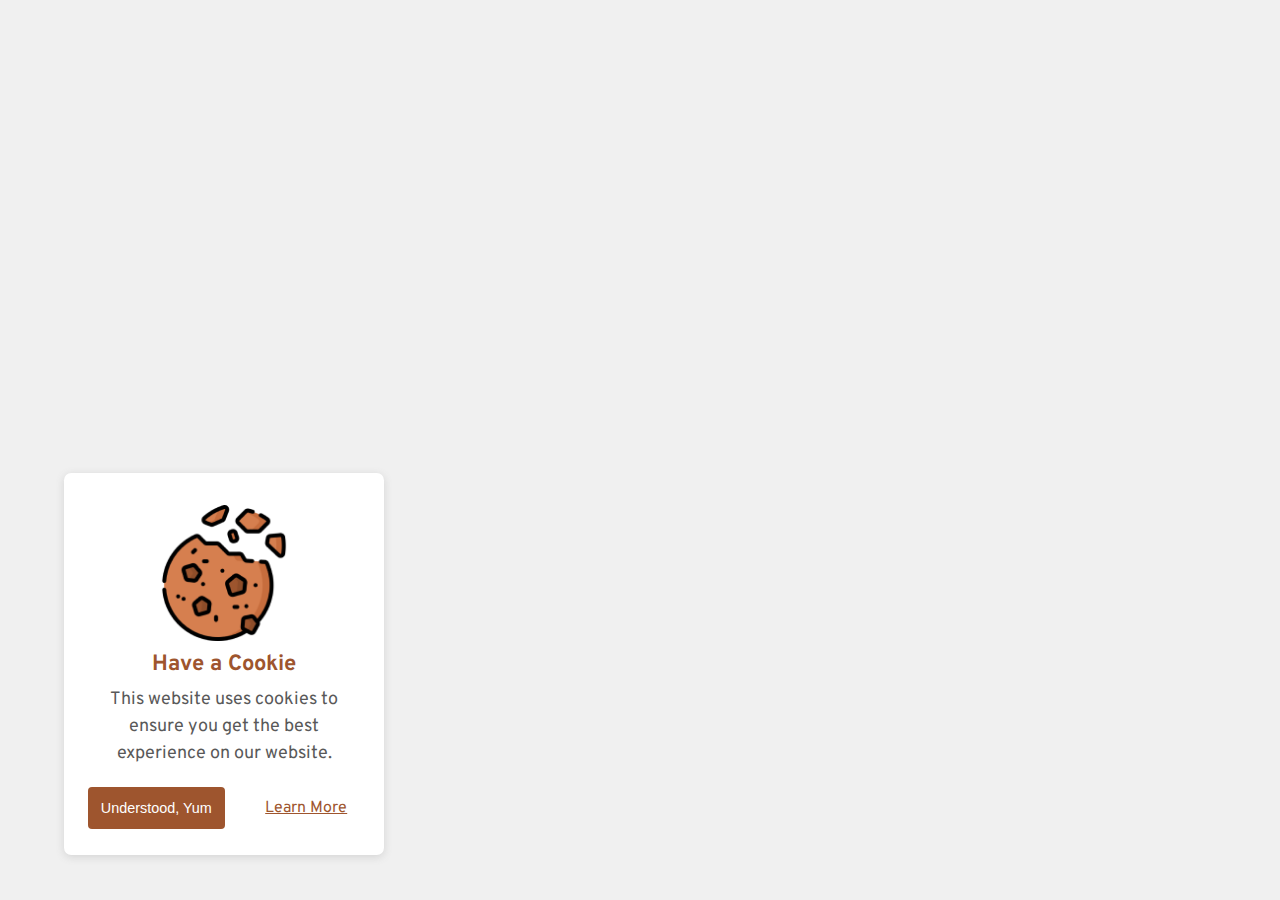
<file: flask-server/temp/Vanilla-JavaScript-Projects-main/Accept Cookie 🍪/index.html>
<!DOCTYPE html>
<html lang="en">
  <head>
    <meta charset="UTF-8" />
    <meta http-equiv="X-UA-Compatible" content="IE=edge" />
    <meta name="viewport" content="width=device-width, initial-scale=1.0" />
    <link rel="shortcut icon" href="./asset/cookie.png" type="image/x-icon" />
    <title>Accept Cookie 🍪</title>
    <link rel="preconnect" href="https://fonts.gstatic.com" />
    <link
      href="https://fonts.googleapis.com/css2?family=Overpass:wght@300;400;700&display=swap"
      rel="stylesheet"
    />
    <link rel="stylesheet" href="./style.css" />
    <script defer src="./script.js"></script>
  </head>
  <body>
    <section>
      <div class="cookieContainer" id="cookieContainer">
        <img src="./asset/cookie.png" alt="cookie_image" />
        <h1>Have a Cookie</h1>
        <p>
          This website uses cookies to ensure you get the best experience on our
          website.
        </p>
        <div class="cta-btn">
          <button id="acceptBtn">Understood, Yum</button>
          <a
            href="https://developer.mozilla.org/en-US/docs/Web/HTTP/Cookies"
            target="_blank"
            >Learn More</a
          >
        </div>
      </div>
    </section>
  </body>
</html>
</file>
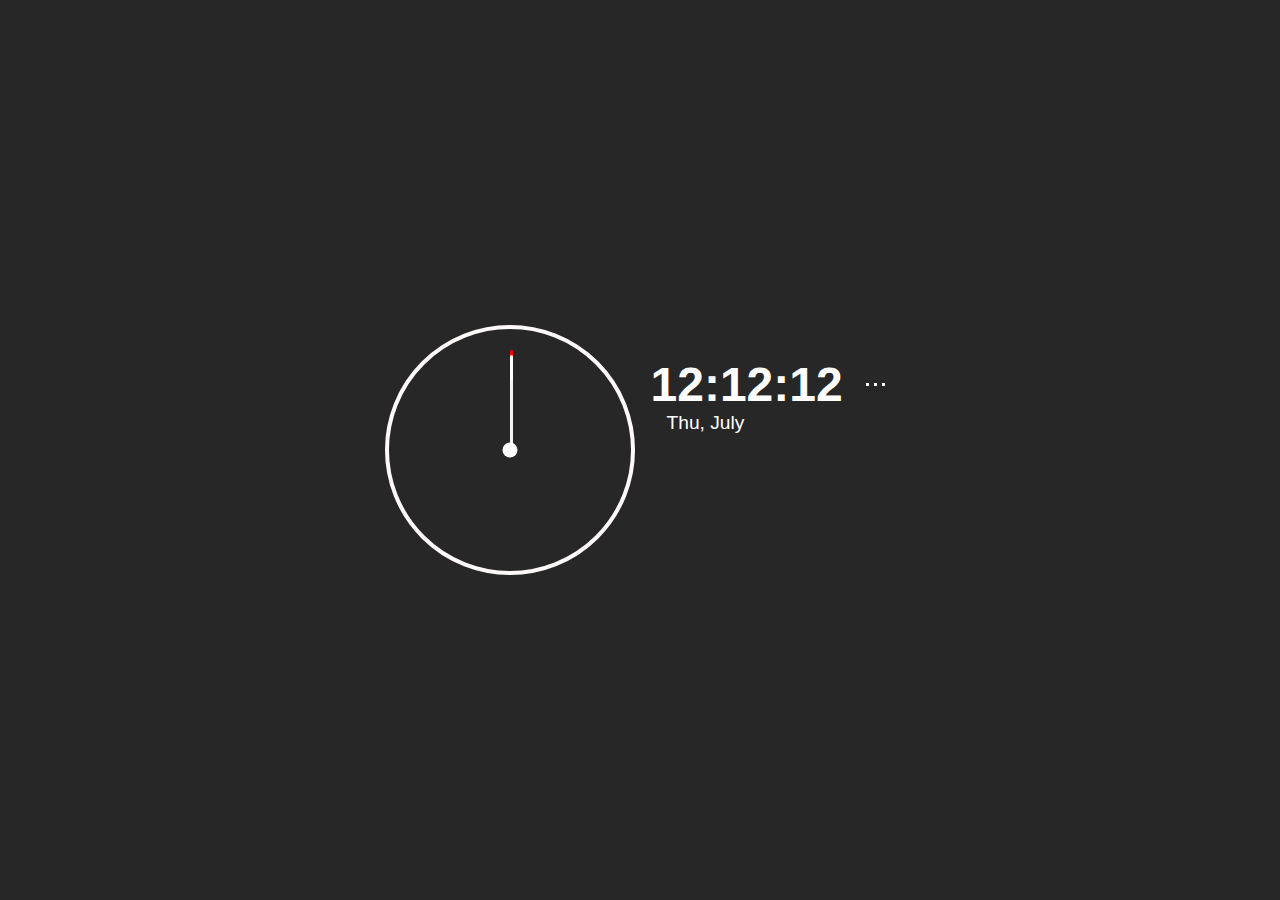
<file: flask-server/temp/Vanilla-JavaScript-Projects-main/Analog Clock/index.html>
<!DOCTYPE html>
<html lang="en">
  <head>
    <meta charset="UTF-8" />
    <meta http-equiv="X-UA-Compatible" content="IE=edge" />
    <meta name="viewport" content="width=device-width, initial-scale=1.0" />
    <title>Analog Clock</title>
    <link rel="stylesheet" href="style.css" />
    <script src="./script.js" defer></script>
  </head>
  <body>
    <section>
      <div class="analogCont">
        <div class="clock">
          <div class="hand second" id="second"></div>
          <div class="hand minute" id="minute"></div>
          <div class="hand hour" id="hour"></div>
        </div>
      </div>
      <div class="digitalCont">
        <div class="topCont">
          <div class="timeCont"><p class="time" id="time">12:12:12</p></div>
          <div class="icon">
            <div class="menu">
              <div class="dot"></div>
            </div>
          </div>
         
        </div>
        <div class="bottomCont">
          <p id="date">Wed,March</p>
        </div>
      </div>
    </section>
  </body>
</html>
</file>
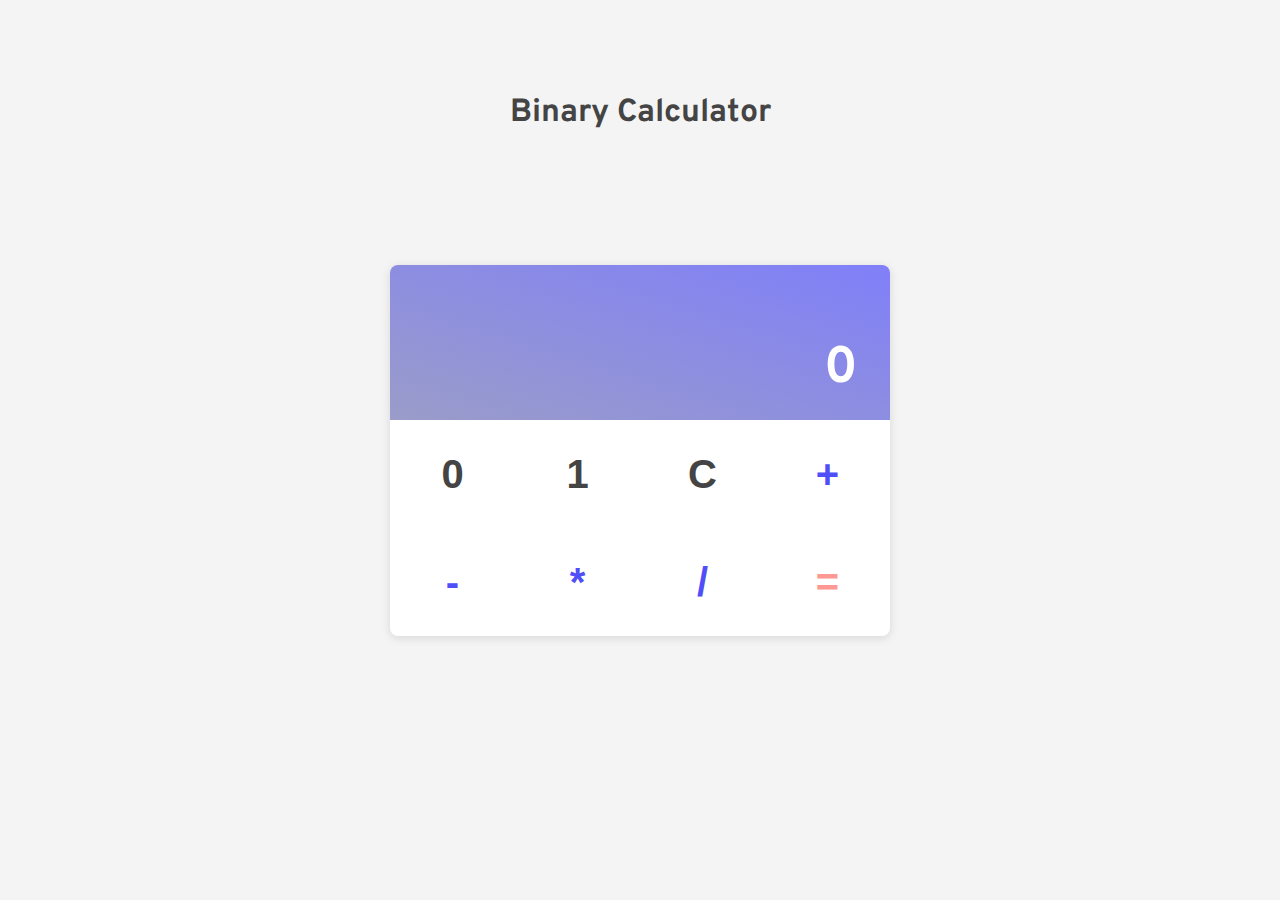
<file: flask-server/temp/Vanilla-JavaScript-Projects-main/Binary Calculator/index.html>
<!DOCTYPE html>
<html lang="en">
  <head>
    <meta charset="UTF-8" />
    <meta http-equiv="X-UA-Compatible" content="IE=edge" />
    <meta name="viewport" content="width=device-width, initial-scale=1.0" />
    <title>Binary Calculator</title>
    <link rel="preconnect" href="https://fonts.gstatic.com" />
    <link
      href="https://fonts.googleapis.com/css2?family=Overpass:wght@600&display=swap"
      rel="stylesheet"
    />
    <link rel="stylesheet" href="./style.css" />

    <script defer src="./script.js"></script>
  </head>
  <body>
    <header>
      <h1>Binary Calculator</h1>
    </header>
    <div class="calculator__container" id="calculator">
      <div class="display">
        <p class="history"></p>
        <h2 class="current">0</h2>
        <span class="shortSpan"> </span>
      </div>
      <div class="btns">
        <button class="btn operand" id="btn0">0</button>
        <button class="btn operand" id="btn1">1</button>
        <button class="btn clear" id="clear">C</button>
        <button class="btn operator" id="btnSum">+</button>
        <button class="btn operator" id="btnSub">-</button>
        <button class="btn operator" id="btnMul">*</button>
        <button class="btn operator" id="btnDiv">/</button>
        <button class="btn equal" id="equalTo">=</button>
      </div>
    </div>
  </body>
</html>
</file>
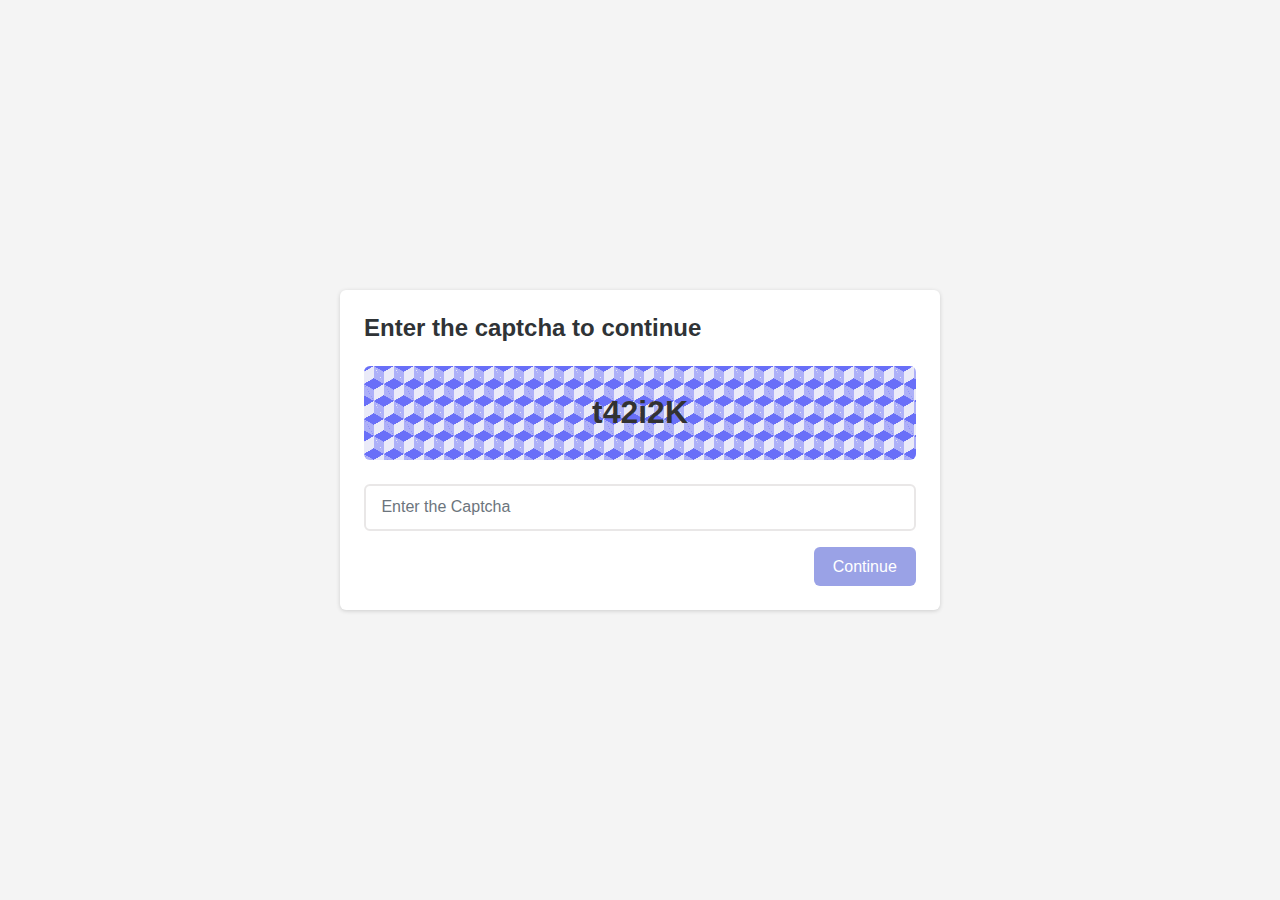
<file: flask-server/temp/Vanilla-JavaScript-Projects-main/Captcha/index.html>
<!DOCTYPE html>
<html lang="en">
  <head>
    <meta charset="UTF-8" />
    <meta http-equiv="X-UA-Compatible" content="IE=edge" />
    <meta name="viewport" content="width=device-width, initial-scale=1.0" />
    <title>Captcha</title>
    <link rel="stylesheet" href="css/style.css" />
    <script defer src="./script.js"></script>
  </head>
  <body>
    <div class="container">
      <div class="card">
        <div class="card-head">
          <h2>Enter the captcha to continue</h2>
        </div>
        <div class="card-body">
          <div class="captcha-box">
            <div class="captcha-text" id="captchaText">SomeRandomText</div>
          </div>
          <div class="form-group">
            <input
              type="text"
              class="form-control"
              placeholder="Enter the captcha"
              id="captchaInput"
              maxlength="6"
            />
            <label>Enter the Captcha</label>
          </div>
        </div>
        <div class="card-foot">
          <button disabled id="captchaBtn" class="btn btn-primary">
            Continue
          </button>
        </div>
      </div>
    </div>
  </body>
</html>
</file>
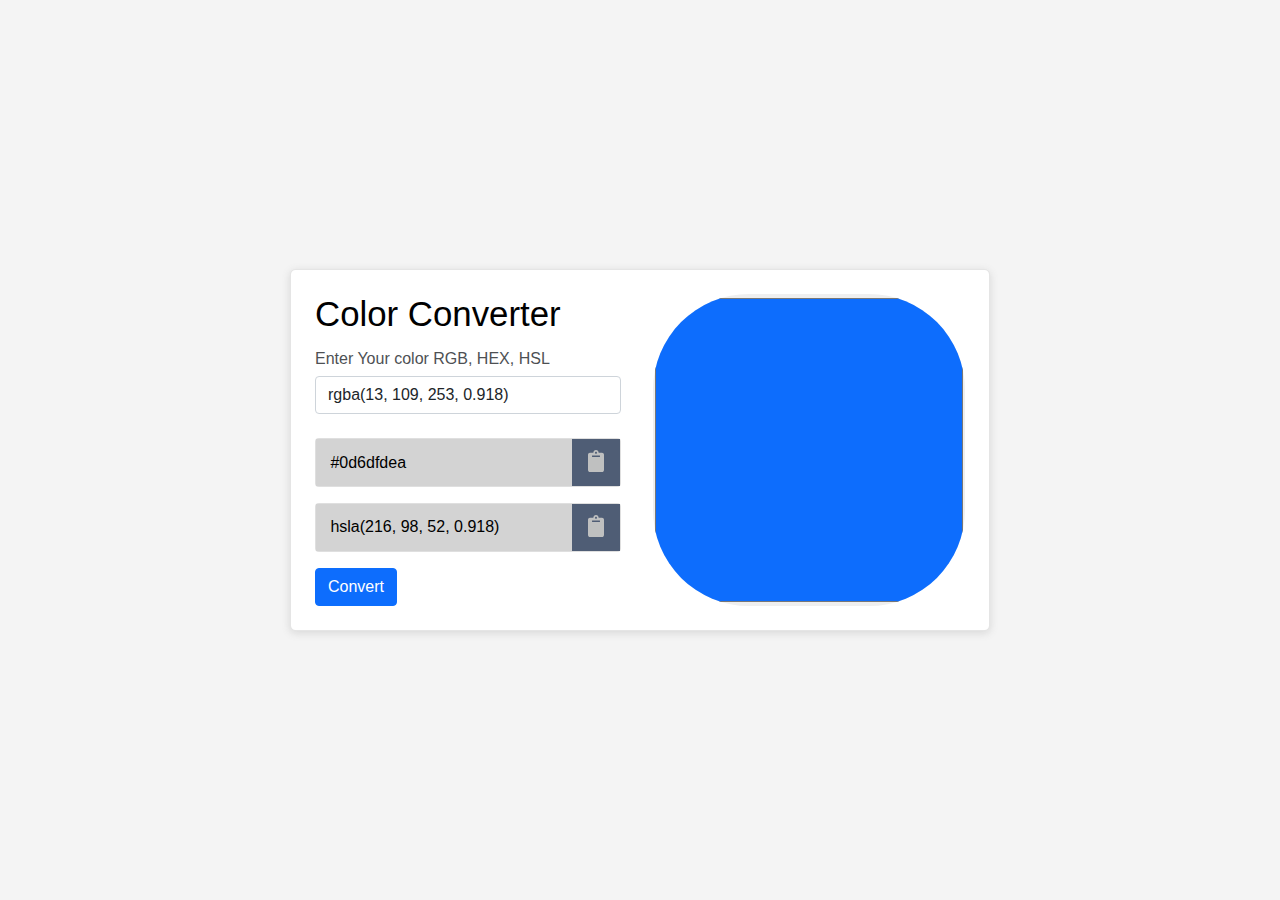
<file: flask-server/temp/Vanilla-JavaScript-Projects-main/Color Converter/index.html>
<!DOCTYPE html>
<html lang="en">
  <head>
    <meta charset="UTF-8" />
    <meta http-equiv="X-UA-Compatible" content="IE=edge" />
    <meta name="viewport" content="width=device-width, initial-scale=1.0" />
    <title>Color Converter</title>
    <link rel="stylesheet" href="./style.css" />
    <script defer src="./script.js"></script>
  </head>
  <body>
    <div class="container" id="container">
      <div class="col1">
        <header>
          <h1>Color Converter</h1>
        </header>
        <div class="form-group">
          <div class="form-control">
            <label for="colorName">Enter Your color RGB, HEX, HSL</label>
            <input
              value="rgba(13, 109, 253, 0.918)"
              type="text"
              class="userColorInput"
              id="userColorInput"
            />
          </div>

          <div class="card card1">
            <div class="card-body">
              <span>#0d6dfdea</span>
              <button data-tooltip="Copy">
                <img
                  src="./asset/clipboard-solid.svg"
                  alt="Click to copy color code"
                />
              </button>
            </div>
          </div>
          <div class="card card2">
            <div class="card-body">
              <span>hsla(216, 98, 52, 0.918)</span>
              <button data-tooltip="Copy">
                <img
                  src="./asset/clipboard-solid.svg"
                  alt="Click to copy color code"
                />
              </button>
            </div>
          </div>
        </div>

        <div class="cta-btn">
          <button>Convert</button>
        </div>
      </div>
      <div class="col2">
        <input type="color" id="colorInput" class="colorBackground" />
      </div>
    </div>
  </body>
</html>
</file>
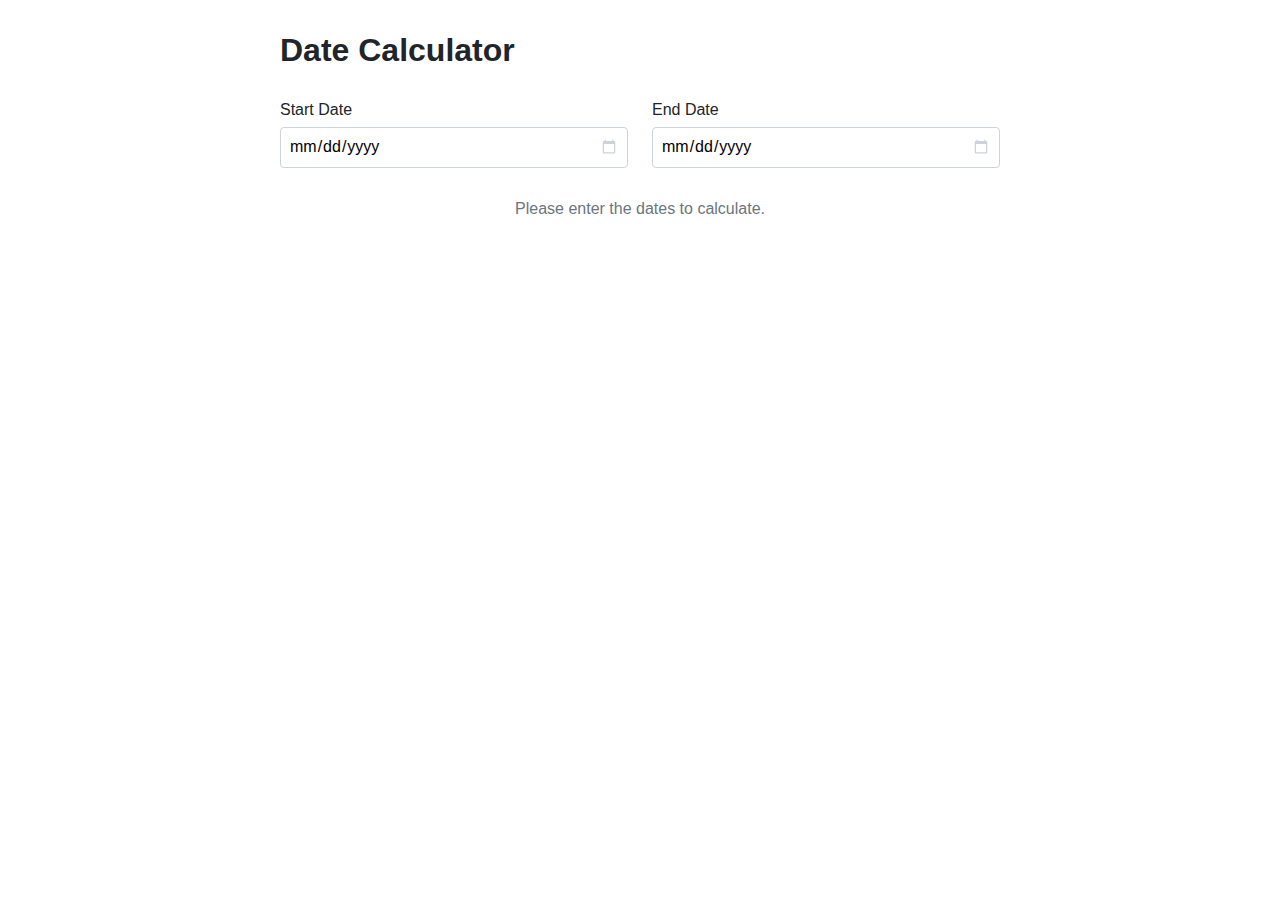
<file: flask-server/temp/Vanilla-JavaScript-Projects-main/Date Calculator/index.html>
<!DOCTYPE html>
<html lang="en">
  <head>
    <meta charset="UTF-8" />
    <meta http-equiv="X-UA-Compatible" content="IE=edge" />
    <meta name="viewport" content="width=device-width, initial-scale=1.0" />
    <title>Date Calculator</title>
    <link rel="stylesheet" href="./src/style.css" />
    <script defer src="./src/script.js"></script>
  </head>

  <body>
    <div class="container">
      <header>
        <h1>Date Calculator</h1>
      </header>
      <main>
        <div id="errorContainer"></div>
        <div class="input-wrap">
          <div class="form-group">
            <label for="startDate" class="form-label">Start Date</label>
            <input type="date" class="form-control" id="startDate" />
          </div>
          <div class="form-group">
            <label for="endDate" class="form-label">End Date</label>
            <input type="date" class="form-control" id="endDate" />
          </div>
        </div>
        <div id="resultContainer">
          <p class="text-center text-muted">
            Please enter the dates to calculate.
          </p>
        </div>
      </main>
    </div>
  </body>
</html>
</file>
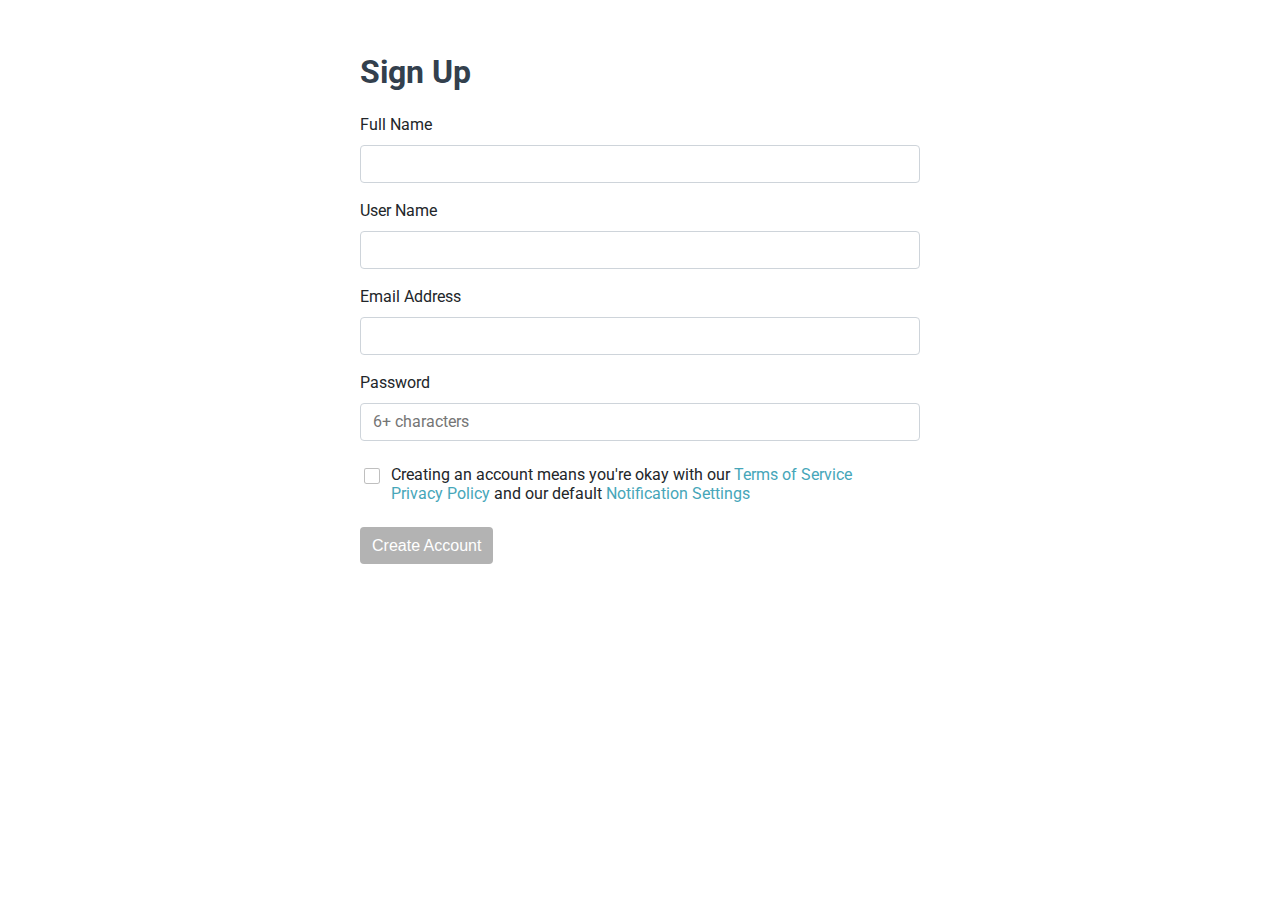
<file: flask-server/temp/Vanilla-JavaScript-Projects-main/Form Validation/index.html>
<!DOCTYPE html>
<html lang="en">
  <head>
    <meta charset="UTF-8" />
    <meta http-equiv="X-UA-Compatible" content="IE=edge" />
    <meta name="viewport" content="width=device-width, initial-scale=1.0" />
    <link rel="preconnect" href="https://fonts.googleapis.com" />
    <link rel="preconnect" href="https://fonts.gstatic.com" crossorigin />
    <link
      href="https://fonts.googleapis.com/css2?family=Roboto:wght@400;700&display=swap"
      rel="stylesheet"
    />
    <link rel="stylesheet" href="./dist/css/style.css" />
    <title>Form Validation</title>
    <script defer src="./dist/script/script.js"></script>
  </head>
  <body>
    <form class="form" id="form" novalidate>
      <h1>Sign Up</h1>

      <div class="form-group-wrapper">
        <!-- Full name -->
        <div class="form-group">
          <label for="fullName">Full Name</label>
          <input
            class="form-control"
            type="text"
            id="fullName"
            required
            minlength="3"
            name="fullName"
          />

          <div class="invalid-feedback">Fullname is required</div>
        </div>
        <!-- Username -->
        <div class="form-group">
          <label for="userName">User Name</label>
          <input
            class="form-control"
            type="text"
            id="userName"
            name="username"
            minlength="3"
            required
          />
          <div class="invalid-feedback">Username is required</div>
        </div>
      </div>

      <!-- Email -->
      <div class="form-group">
        <label for="email">Email Address</label>
        <input
          class="form-control"
          type="email"
          required
          id="email"
          name="email"
        />
        <div class="invalid-feedback">Email is required</div>
      </div>

      <div class="form-group">
        <label for="password">Password</label>
        <input
          class="form-control"
          type="password"
          id="password"
          placeholder="6+ characters"
          name="password"
          minlength="6"
          required
        />
        <div class="invalid-feedback">Password is required</div>
      </div>

      <div class="form-check-group">
        <input
          class="form-control"
          type="checkbox"
          id="termsCheckbox"
          name="isTermsAccpected"
          required
        />
        <p class="terms">
          Creating an account means you're okay with our
          <a href="#">Terms of Service Privacy Policy</a> and our default
          <a href="#">Notification Settings</a>
        </p>
        <div class="invalid-feedback">
          You must agree to the <strong>Terms of Service Policy</strong>
        </div>
      </div>
      <div class="cta-btn">
        <button class="btn btn-accent" id="submitBtn">Create Account</button>
      </div>
    </form>
  </body>
</html>
</file>
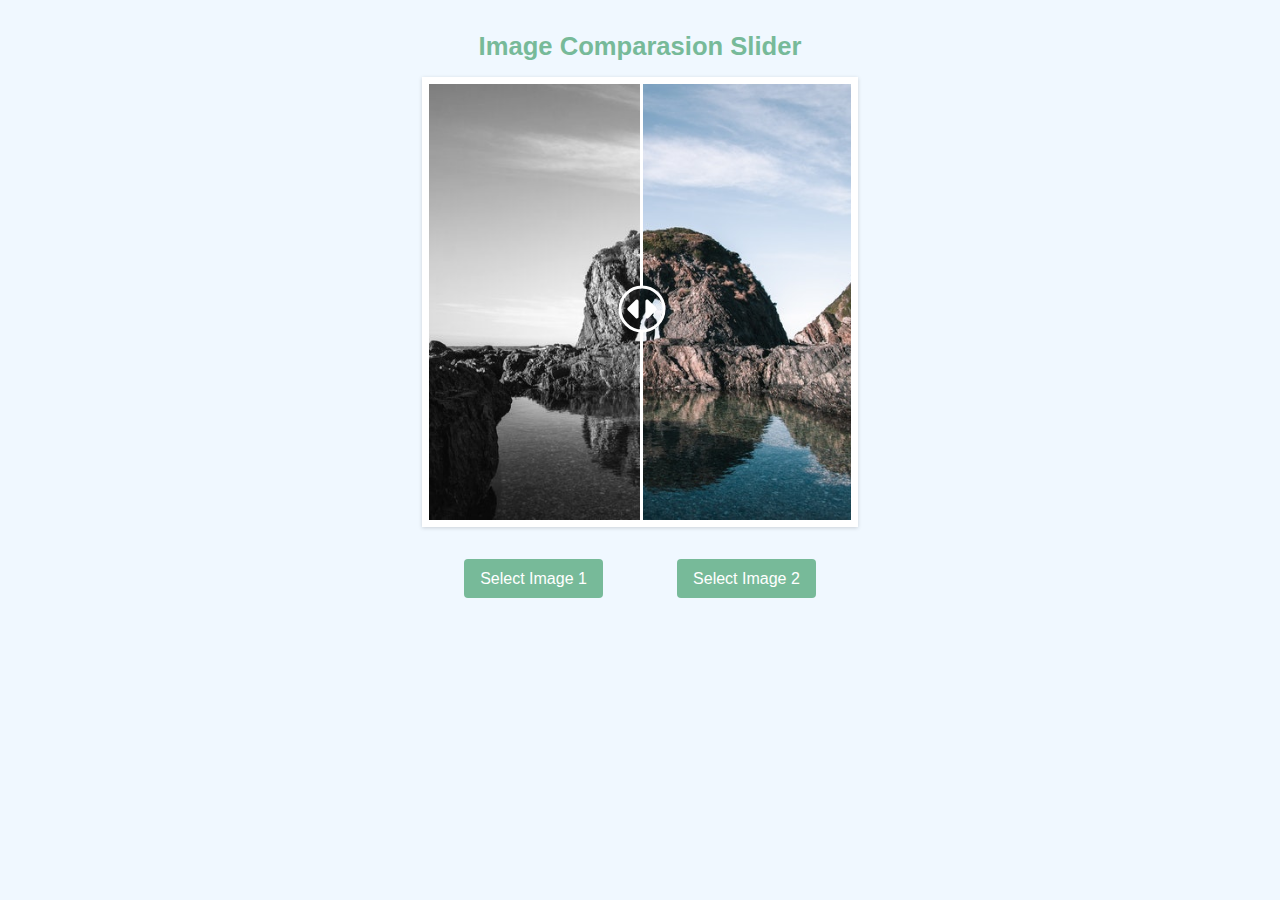
<file: flask-server/temp/Vanilla-JavaScript-Projects-main/Image Comparison Slider/index.html>
<!DOCTYPE html>
<html lang="en">
  <head>
    <meta charset="UTF-8" />
    <meta http-equiv="X-UA-Compatible" content="IE=edge" />
    <meta name="viewport" content="width=device-width, initial-scale=1.0" />
    <title>Image Comparasion Slider</title>
    <link rel="stylesheet" href="style.css" />
    <script defer src="./script.js"></script>
  </head>
  <body>
    <section>
      <header>
        <h1>Image Comparasion Slider</h1>
      </header>
      <div class="wrapper" id="wrapper">
        <div class="imageContainer">
          <!-- Image 1 -->
          <div class="image1Cont">
            <img
              id="image1"
              src="./asset/img-1.jpg"
              draggable="false"
              alt="image-1"
            />
          </div>
          <!-- Image 2 -->
          <div class="image2Cont" id="image2Cont">
            <img
              id="image2"
              src="./asset/img-2.jpg"
              draggable="false"
              alt="image-2"
            />
          </div>
        </div>
        <!-- Slider -->
        <div class="sliderCont">
          <div class="holderRange" id="holderRange">
            <span></span>
          </div>
          <input
            type="range"
            name="imageSlider"
            min="0"
            max="100"
            value="50"
            id="imageSlider"
            class="imageSlider"
          />
        </div>
      </div>
      <div class="ctaBtns">
        <input type="file" id="imageInput" />
        <button id="image1Btn" class="image1Btn">Select Image 1</button>

        <!-- Image 2 -->

        <button id="image2Btn" class="image2Btn">Select Image 2</button>
      </div>
    </section>
  </body>
</html>
</file>
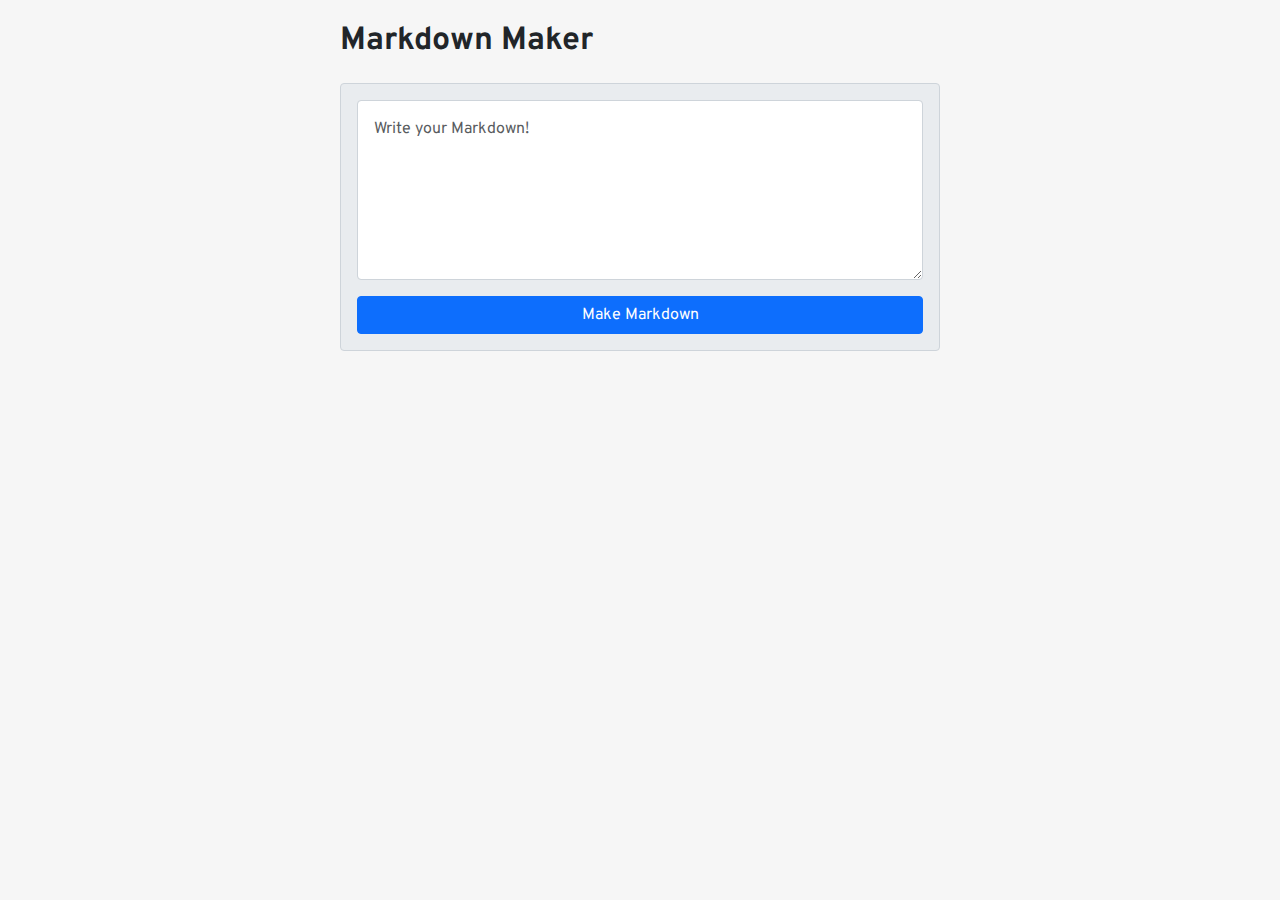
<file: flask-server/temp/Vanilla-JavaScript-Projects-main/Markdown Maker/index.html>
<!DOCTYPE html>
<html lang="en">
  <head>
    <meta charset="UTF-8" />
    <meta http-equiv="X-UA-Compatible" content="IE=edge" />
    <meta name="viewport" content="width=device-width, initial-scale=1.0" />
    <title>Markdown Maker</title>
    <link rel="preconnect" href="https://fonts.gstatic.com" />
    <link
      href="https://fonts.googleapis.com/css2?family=Overpass:wght@300;400;600;700&display=swap"
      rel="stylesheet"
    />
    <link rel="stylesheet" href="./dist/style.css" />
    <link
      rel="stylesheet"
      href="https://use.fontawesome.com/releases/v5.15.3/css/all.css"
      integrity="sha384-SZXxX4whJ79/gErwcOYf+zWLeJdY/qpuqC4cAa9rOGUstPomtqpuNWT9wdPEn2fk"
      crossorigin="anonymous"
    />
    <script defer src="./script/script.js"></script>
  </head>
  <body>
    <div class="container">
      <header>
        <h1>Markdown Maker</h1>
      </header>

      <form class="form" id="form">
        <div class="floating-form">
          <textarea
            name=""
            id="userFeedback"
            cols="30"
            rows="10"
            class="userFeedback"
            placeholder=" "
          ></textarea>
          <label for="userFeedback">Write your Markdown!</label>
        </div>
        <button type="submit">Make Markdown</button>
      </form>
      <div class="textContent">
        <ul class="list" id="lists"></ul>
      </div>
    </div>
  </body>
</html>
</file>
<file: flask-server/temp/Vanilla-JavaScript-Projects-main/Accept Cookie 🍪/style.css>
*,
*::after,
*::before {
  box-sizing: border-box;
  outline-color: rgb(128, 49, 7);
}

:root {
  --Orange: hsla(21, 55%, 40%, 1);
}

body {
  margin: 0;
  padding: 0;
  font-family: "Overpass", sans-serif;
  background: #f0f0f0;
}

.cookieContainer {
  width: 20rem;
  background: #ffffff;
  padding: 1.5rem;
  text-align: center;
  border-radius: 0.45rem;
  position: absolute;
  bottom: 5%;
  left: 5%;
  padding-top: 2rem;
  display: none;
  opacity: 0;
  box-shadow: rgba(99, 99, 99, 0.2) 0px 2px 8px 0px;
}

.cookieContainer img {
  background: #fff;
  width: 50%;
}

.cookieContainer h1 {
  font-size: 1.375rem;
  font-weight: bold;
  color: var(--Orange);
  margin: 0.3rem;
}

.cookieContainer p {
  font-size: 1.125rem;
  line-height: 1.5;
  color: hsla(0, 0%, 35%, 1);
  margin-top: 0.5rem;
}

.cookieContainer .cta-btn {
  display: flex;
  justify-content: space-between;
  align-items: center;
}

.cookieContainer .cta-btn button {
  border: none;
  padding: 0.8rem;
  color: #fff;
  background-color: var(--Orange);
  border-radius: 0.25rem;
  font-size: 0.9rem;
  cursor: pointer;
  transition: 300ms ease opacity;
}

.cookieContainer .cta-btn button:hover {
  opacity: 0.75;
}

.cookieContainer .cta-btn a {
  padding: 0.8rem;
  font-size: 1rem;
  color: var(--Orange);
  cursor: pointer;
  transition: 300ms opacity;
}

.cookieContainer .cta-btn a:hover {
  opacity: 0.75;
}

.cookieContainer.accept-cookie {
  display: unset;
  opacity: 1;
}
</file>
<file: flask-server/temp/Vanilla-JavaScript-Projects-main/Analog Clock/style.css>
:root {
  --black: #272727;
}
* {
  margin: 0;
  padding: 0;
  box-sizing: border-box;
}
body {
  background-color: var(--black);
  display: flex;
  align-items: center;
  justify-content: center;
  height: 100vh;
  font-family: -apple-system, BlinkMacSystemFont, "Segoe UI", Roboto, Oxygen,
    Ubuntu, Cantarell, "Open Sans", "Helvetica Neue", sans-serif;
}
body section {
  display: flex;
}
body section .analogCont .clock {
  height: 250px;
  width: 250px;
  border: 4px solid snow;
  border-radius: 50%;
  position: relative;
}
.hand {
  height: 100px;
  width: 3px;
  background-color: #fff;
  position: absolute;
  left: 50%;
  bottom: 50%;
  border-radius: 99px;
  transform-origin: bottom;
}
.hand.hour {
  height: 70px;
  background-color: #f4f4f4;
}
.hand.minute {
  height: 95px;
}
.hand.second {
  background: red;
  transition: 0.3 ease;
}
body section .analogCont .clock::after {
  content: "";
  height: 15px;
  width: 15px;
  position: absolute;
  background-color: #fff;
  border-radius: 50%;
  top: 50%;
  left: 50%;
  transform: translate(-50%, -50%);
}
/* Digital Clock */

body section .digitalCont {
  display: flex;
  flex-direction: column;
  user-select: none;
  color: #fff;
  margin-left: 1rem;
  margin-top: 2rem;
}
body section .digitalCont .topCont {
  display: flex;
  align-items: center;
  justify-content: center;
}
body section .digitalCont .time {
  font-size: 3rem;
  font-weight: bolder;
}
body section .digitalCont .bottomCont p {
  font-size: 1.2rem;
  margin-left: 1rem;
}
body section .digitalCont .topCont .icon {
  height: 40px;
  width: 40px;
  display: flex;
  align-items: center;
  justify-content: center;
  border-radius: 50%;
  cursor: pointer;
  margin-left: 0.8rem;
}
body section .digitalCont .topCont .icon:hover {
  background-color: rgba(255, 255, 255, 0.1);
}
body section .digitalCont .topCont .icon.active {
  background-color: rgba(255, 255, 255, 0.1);
}
body section .digitalCont .topCont .icon .menu {
  height: 3px;
  width: 3px;
  background-color: #fff;
  position: relative;
  display: flex;
  transform: rotate(90deg);
}
body section .digitalCont .topCont .icon .menu::after,
body section .digitalCont .topCont .icon .menu::before {
  position: absolute;
  content: "";
  height: 100%;
  width: 100%;
  background-color: #fff;
}
body section .digitalCont .topCont .icon .menu::after {
  top: -8px;
}
body section .digitalCont .topCont .icon .menu::before {
  bottom: -8px;
}

@media (max-width: 600px) {
  section {
    flex-direction: column;
  }
  body section .digitalCont {
    margin-left: 0% !important;
    text-align: center !important;
    position: relative;
  }
  body section .digitalCont .topCont .icon {
    position: absolute;
    right: -20px;
  }
}
</file>
<file: flask-server/temp/Vanilla-JavaScript-Projects-main/Binary Calculator/style.css>
*,
*::after,
*::before {
  box-sizing: border-box;
}

h2,
p {
  margin: 0%;
  color: #fff;
}

body {
  margin: 0;
  padding: 0;
  height: 100vh;
  width: 100%;
  display: grid;
  place-items: center;
  font-family: "Overpass", sans-serif;
  background: #f4f4f4;
}

.calculator__container {
  background: #fff;
  box-shadow: rgba(99, 99, 99, 0.2) 0px 2px 8px 0px;
  border-radius: 0.5rem;
  overflow: hidden;
  max-width: 500px;
  width: 90%;
}

.display {
  background: linear-gradient(to right top, #9a9cc9, #807ff9);
  padding: 2rem;
  text-align: right;
  padding-bottom: 0.8rem;
  min-height: 155px;
  display: flex;
  flex-direction: column;
  position: relative;
}

.btns {
  display: grid;
  grid-template-columns: repeat(4, 1fr);
}

.btn {
  font-size: 1.3rem;
  font-size: 2.5rem;
  padding: 1.5rem 2rem;
  line-height: 1.5;
  font-weight: bold;
  cursor: pointer;
  text-align: center;
  border: none;
  outline: none;
  background-color: transparent;
  color: #444;
}

.btn.operator {
  color: #4f4ef7;
}

.btn.equal {
  color: #ff9892;
}

.btn:hover {
  background-color: #4e4ef71f;
}

.display h2 {
  font-size: 3.2rem;
}

.display p {
  font-size: 1.6rem;
  opacity: 0.6;
  min-height: 40px;
}

.shortSpan {
  position: absolute;
  color: #fff;
  opacity: 0.3;
  bottom: 10%;
  left: 5%;
  font-size: 1.5rem;
}

header {
  position: absolute;
  top: 8%;
  left: 50%;
  transform: translateX(-50%);
}

header h1 {
  font-weight: bold;
  color: #444;
}
</file>
<file: flask-server/temp/Vanilla-JavaScript-Projects-main/Captcha/css/style.css>
*,
*::before,
*::after {
  -webkit-box-sizing: border-box;
          box-sizing: border-box;
}

body {
  margin: 0;
  font-family: Roboto, sans-serif;
  background: #f4f4f4;
}

.container {
  min-height: 100vh;
  display: -ms-grid;
  display: grid;
  place-items: center;
}

.card {
  background: #fff;
  border-radius: 0.375rem;
  -webkit-box-shadow: rgba(0, 0, 0, 0.16) 0px 1px 4px;
          box-shadow: rgba(0, 0, 0, 0.16) 0px 1px 4px;
  padding: 1.5rem;
  width: 90%;
  max-width: 600px;
}

.card-head h2 {
  font-size: 1.5rem;
  margin: 0;
  color: #2f3336;
}

.card-body {
  margin-top: 1.5rem;
}

.card-body .captcha-box {
  display: -webkit-box;
  display: -ms-flexbox;
  display: flex;
  -webkit-box-align: center;
      -ms-flex-align: center;
          align-items: center;
  -webkit-box-pack: center;
      -ms-flex-pack: center;
          justify-content: center;
  padding: 1.8rem;
  border-radius: 0.375rem;
  background-color: #e5e5f7;
  opacity: 0.8;
  background-image: linear-gradient(30deg, #444cf7 12%, transparent 12.5%, transparent 87%, #444cf7 87.5%, #444cf7), linear-gradient(150deg, #444cf7 12%, transparent 12.5%, transparent 87%, #444cf7 87.5%, #444cf7), linear-gradient(30deg, #444cf7 12%, transparent 12.5%, transparent 87%, #444cf7 87.5%, #444cf7), linear-gradient(150deg, #444cf7 12%, transparent 12.5%, transparent 87%, #444cf7 87.5%, #444cf7), linear-gradient(60deg, #444cf777 25%, transparent 25.5%, transparent 75%, #444cf777 75%, #444cf777), linear-gradient(60deg, #444cf777 25%, transparent 25.5%, transparent 75%, #444cf777 75%, #444cf777);
  background-size: 20px 35px;
  background-position: 0 0, 0 0, 10px 18px, 10px 18px, 0 0, 10px 18px;
}

.card-body .captcha-box .captcha-text {
  font-size: 2rem;
  font-weight: 600;
  -webkit-user-select: none;
     -moz-user-select: none;
      -ms-user-select: none;
          user-select: none;
  pointer-events: none;
}

.form-group {
  margin-top: 1.5rem;
  position: relative;
  width: 100%;
}

.form-group label {
  position: absolute;
  top: 48%;
  -webkit-transform: translateY(-50%);
          transform: translateY(-50%);
  left: 2%;
  color: #6c757d;
  padding: 0 0.4rem;
  -webkit-transition: 300ms ease;
  transition: 300ms ease;
  pointer-events: none;
  -webkit-user-select: none;
     -moz-user-select: none;
      -ms-user-select: none;
          user-select: none;
}

.form-group .form-control {
  display: block;
  width: 100%;
  border: 2px solid #e9e7e7;
  font-size: 1rem;
  padding: 0.775rem 1rem;
  border-radius: 0.375rem;
  color: #212529;
  -webkit-transition: 300ms ease;
  transition: 300ms ease;
}

.form-group .form-control:focus + label,
.form-group .form-control:not(:placeholder-shown) ~ label {
  top: 0%;
  background-color: #fff;
  font-size: 0.75rem;
}

.form-group .form-control::-webkit-input-placeholder {
  opacity: 0;
}

.form-group .form-control:-ms-input-placeholder {
  opacity: 0;
}

.form-group .form-control::-ms-input-placeholder {
  opacity: 0;
}

.form-group .form-control::placeholder {
  opacity: 0;
}

.form-group .form-control:focus {
  border-color: #6571da;
  outline: none;
}

.form-group .form-control:focus + label {
  color: #6571da;
}

.form-group .form-control.success {
  border-color: #198754;
}

.form-group .form-control.success + label {
  color: #198754;
}

.form-group .form-control.danger {
  border-color: #dc3545;
}

.form-group .form-control.danger + label {
  color: #dc3545;
}

.card-foot {
  display: -webkit-box;
  display: -ms-flexbox;
  display: flex;
  -webkit-box-pack: end;
      -ms-flex-pack: end;
          justify-content: flex-end;
  margin-top: 1rem;
}

.card-foot .btn-primary {
  padding: 0.675rem 1.2rem;
  font-size: 1rem;
  color: #fff;
  border: none;
  background: #6571da;
  border-radius: 0.375rem;
  cursor: pointer;
  -webkit-transition: 200ms ease background-color;
  transition: 200ms ease background-color;
}

.card-foot .btn-primary:disabled {
  opacity: 0.65;
  pointer-events: none;
  cursor: not-allowed;
}
/*# sourceMappingURL=style.css.map */
</file>
<file: flask-server/temp/Vanilla-JavaScript-Projects-main/Color Converter/style.css>
*,
*::after,
*::before {
  box-sizing: border-box;
}
body {
  margin: 0;
  padding: 0;
  background-color: #f4f4f4;
  height: 100vh;
  width: 100%;
  display: grid;
  place-items: center;
  font-family: "Poppins", sans-serif;
}

h1 {
  font-size: calc(1.375rem + 1vw);
  margin-top: 0%;
  font-weight: 500;
  margin: 0%;
  margin-bottom: 1rem;
}

.container {
  display: grid;
  grid-template-columns: repeat(2, 1fr);
  gap: 2rem;
  width: 90%;
  max-width: 700px;
  padding: 1.5rem;
  background: #fff;
  border-radius: 0.35rem;
  border: 1px solid #0000001a;
  box-shadow: rgba(99, 99, 99, 0.2) 0px 2px 8px 0px;
}

.col1 .form-control label {
  font-size: 1rem;
  color: #212529;
  display: block;
  margin-bottom: 0.5rem;
  opacity: 0.8;
}

.col1 input[type="text"] {
  display: block;
  width: 100%;
  padding: 0.375rem 0.75rem;
  font-size: 1rem;
  font-weight: 400;
  line-height: 1.5;
  color: #212529;
  background-color: #fff;
  border: 1px solid #ced4da;
  border-radius: 0.25rem;
  transition: border-color 0.15s ease-in-out, box-shadow 0.15s ease-in-out;
  outline: none;
}
.col1 input[type="text"]:focus {
  color: #212529;
  background-color: #fff;
  border-color: #86b6fe;
  box-shadow: 0 0 0 0.25rem rgb(13 110 253 / 25%);
}

.colorBackground {
  border: 0;
  outline: none;
  height: 100%;
  width: 100%;
  aspect-ratio: 1 / 1;
  border-radius: 6rem;
  padding: 0;
  appearance: none;
  -webkit-appearance: none;
  cursor: pointer;
}
.colorBackground:focus,
.colorBackground:active {
  border: 0;
}
.col2 img {
  display: none;
}

.card {
  background: #fff;
  border-radius: 0.25rem;
  margin-top: 1rem;
  border: 1px solid hsla(0, 0%, 0%, 0.124);
}

.card1 {
  margin-top: 1.5rem;
}

.card-body {
  display: flex;
  justify-content: space-between;
  background: #d3d3d3;
}

.card-body span {
  display: block;
  padding: 0.9rem;
}

.card button {
  border: none;
  outline: none;
  padding: 0.5rem 1rem;
  cursor: pointer;
  background-color: #4f5d75;
  color: #bfc0c0;
  position: relative;
}

.card button::after {
  content: attr(data-tooltip);
  position: absolute;
  clip-path: polygon(
    0% 0%,
    100% 0%,
    100% 75%,
    61% 76%,
    52% 97%,
    38% 76%,
    0% 75%
  );
  background-color: #222e42;
  border-radius: 0.25rem;
  top: -90%;
  left: 50%;
  transform: translateX(-50%);
  padding: 0.5rem;
  padding-top: 0.4rem;
  padding-bottom: 1rem;
  display: none;
}

.card button:hover::after {
  display: flex;
}

.card button img {
  width: 1rem;
  pointer-events: none;
}

.cta-btn {
  margin-top: 1rem;
}

.cta-btn button {
  display: inline-block;
  font-weight: 400;
  line-height: 1.5;
  text-align: center;
  cursor: pointer;
  border: 1px solid transparent;
  padding: 0.375rem 0.75rem;
  font-size: 1rem;
  border-radius: 0.25rem;
  color: #fff;
  background-color: #0d6dfd;
  border-color: rgb(13, 110, 253);
  outline: none;
  transition: box-shadow 0.15s ease-in-out;
  outline: none;
}

.cta-btn button:focus {
  box-shadow: 0 0 0 0.25rem rgb(49 132 253 / 50%);
}

@media (max-width: 50em) {
  .container {
    grid-template-columns: 1fr;
    width: 90%;
    max-width: 500px;
  }
  .colorBackground {
    aspect-ratio: unset;
    height: 10rem;
  }
}
</file>
<file: flask-server/temp/Vanilla-JavaScript-Projects-main/Date Calculator/src/style.css>
:root {
  --primary: #85b7d9;
  --danger: #842029;
  --softRed: #f5c2c7;
  --lightRed: #f8d7da;

  --white: #fff;
  --gray-100: #f8f9fa;
  --gray-200: #e9ecef;
  --gray-300: #dee2e6;
  --gray-400: #ced4da;
  --gray-500: #adb5bd;
  --gray-600: #6c757d;
  --gray-700: #495057;
  --gray-800: #343a40;
  --gray-900: #212529;
  --black: #000;
}

*,
*::before,
*::after {
  box-sizing: border-box;
}

body {
  margin: 0;
  font-family: 'Roboto', sans-serif;
  color: var(--gray-900);
}

.container {
  max-width: 47rem;
  margin-inline: auto;
  padding: 1rem;
}

header h1 {
  margin-top: 1rem;
  margin-bottom: 2rem;
}

.form-label {
  display: block;
  font-size: 1rem;
  margin-bottom: 0.5rem;
}

.form-control {
  width: 100%;
  border: 1px solid var(--gray-400);
  outline: 0;
  font-size: 1rem;
  font-family: inherit;
  padding: 0.4rem 0.5rem;
  border-radius: 0.25rem;
  margin-bottom: 1rem;
  line-height: 1.5;
  font-weight: 400;
  transition: 200ms ease border-color;
}

.form-control[type='date'] {
  cursor: pointer;
}

.form-control:focus {
  border-color: var(--primary);
}

.form-control::-webkit-calendar-picker-indicator {
  filter: invert(95%) sepia(6%) saturate(228%) hue-rotate(169deg)
    brightness(90%) contrast(89%);
  transition: 200ms ease filter;
  cursor: pointer;
}

.form-control:focus::-webkit-calendar-picker-indicator {
  filter: invert(77%) sepia(12%) saturate(1235%) hue-rotate(168deg)
    brightness(92%) contrast(84%);
}

.alert {
  padding: 1rem;
  margin-bottom: 1rem;
  border: 1px solid transparent;
  border-radius: 0.25rem;
}

.alert-danger {
  color: var(--danger);
  background-color: var(--lightRed);
  border-color: var(--softRed);
}

.date-result {
  display: flex;
  flex-direction: column;
  gap: 2rem;
  margin-top: 1rem;
}

.date-result h3 {
  font-size: 1.25rem;
  margin-top: 0;
  margin-bottom: 0.6rem;
}

.date-result p {
  margin: 0;
}

.date-result .unit-list {
  display: flex;
  flex-direction: column;
  gap: 0.5rem;
}

@media only screen and (min-width: 37.5em) {
  .input-wrap {
    display: flex;
    gap: 1.5rem;
  }
  .form-group {
    flex: 1;
  }
}

/* Utils */

.text-center {
  text-align: center;
}

.text-muted {
  color: var(--gray-600);
}

.mt-2 {
  margin-top: 0.6rem !important;
}
</file>
<file: flask-server/temp/Vanilla-JavaScript-Projects-main/Form Validation/dist/css/style.css>
*,
*::after,
*::before {
  -webkit-box-sizing: border-box;
          box-sizing: border-box;
}

body {
  font-family: "Roboto", sans-serif;
  margin: 0%;
  padding-top: 2rem;
}

h1 {
  color: #33404d;
}

.form {
  max-width: 35rem;
  margin: 0 auto;
  width: 86%;
}

label {
  color: #22262a;
  display: inline-block;
  margin-bottom: 0.5rem;
  font-family: inherit;
  font-size: 1rem;
  line-height: 1.5;
}

input[type="text"],
input[type="email"],
input[type="password"] {
  display: block;
  width: 100%;
  outline: none;
  color: #22262a;
  border: 1px solid #ced4da;
  padding: 0.375rem 0.75rem;
  font-size: 1rem;
  font-family: inherit;
  border-radius: 0.25rem;
  line-height: 1.5;
  background-color: #fff;
}

input[type="text"].error,
input[type="email"].error,
input[type="password"].error {
  border-color: #dc3848;
  background-image: url("data:image/svg+xml,%3csvg xmlns='http://www.w3.org/2000/svg' viewBox='0 0 12 12' width='12' height='12' fill='none' stroke='%23dc3545'%3e%3ccircle cx='6' cy='6' r='4.5'/%3e%3cpath stroke-linejoin='round' d='M5.8 3.6h.4L6 6.5z'/%3e%3ccircle cx='6' cy='8.2' r='.6' fill='%23dc3545' stroke='none'/%3e%3c/svg%3e");
  background-repeat: no-repeat;
  background-position: right calc(0.375em + 0.1875rem) center;
  background-size: calc(0.75em + 0.375rem) calc(0.75em + 0.375rem);
}

input[type="text"].valid,
input[type="email"].valid,
input[type="password"].valid {
  border-color: #198653;
  background-image: url("data:image/svg+xml,%3csvg xmlns='http://www.w3.org/2000/svg' viewBox='0 0 8 8'%3e%3cpath fill='%23198754' d='M2.3 6.73L.6 4.53c-.4-1.04.46-1.4 1.1-.8l1.1 1.4 3.4-3.8c.6-.63 1.6-.27 1.2.7l-4 4.6c-.43.5-.8.4-1.1.1z'/%3e%3c/svg%3e");
  background-repeat: no-repeat;
  background-position: right calc(0.375em + 0.1875rem) center;
  background-size: calc(0.75em + 0.375rem) calc(0.75em + 0.375rem);
}

input[type="text"]:focus,
input[type="email"]:focus,
input[type="password"]:focus {
  border-color: #85b7d9;
}

input[type="text"]:focus.error,
input[type="email"]:focus.error,
input[type="password"]:focus.error {
  border-color: #dc3848;
  background-image: url("data:image/svg+xml,%3csvg xmlns='http://www.w3.org/2000/svg' viewBox='0 0 12 12' width='12' height='12' fill='none' stroke='%23dc3545'%3e%3ccircle cx='6' cy='6' r='4.5'/%3e%3cpath stroke-linejoin='round' d='M5.8 3.6h.4L6 6.5z'/%3e%3ccircle cx='6' cy='8.2' r='.6' fill='%23dc3545' stroke='none'/%3e%3c/svg%3e");
  background-repeat: no-repeat;
  background-position: right calc(0.375em + 0.1875rem) center;
  background-size: calc(0.75em + 0.375rem) calc(0.75em + 0.375rem);
}

input[type="text"]:focus.valid,
input[type="email"]:focus.valid,
input[type="password"]:focus.valid {
  border-color: #198653;
  background-image: url("data:image/svg+xml,%3csvg xmlns='http://www.w3.org/2000/svg' viewBox='0 0 8 8'%3e%3cpath fill='%23198754' d='M2.3 6.73L.6 4.53c-.4-1.04.46-1.4 1.1-.8l1.1 1.4 3.4-3.8c.6-.63 1.6-.27 1.2.7l-4 4.6c-.43.5-.8.4-1.1.1z'/%3e%3c/svg%3e");
  background-repeat: no-repeat;
  background-position: right calc(0.375em + 0.1875rem) center;
  background-size: calc(0.75em + 0.375rem) calc(0.75em + 0.375rem);
}

.invalid-feedback {
  display: none;
  width: 100%;
  margin-top: 0.25rem;
  font-size: 0.875em;
  color: #dc3545;
}

.form-group > .form-control.error + .invalid-feedback,
.form-check-group > .form-control.error ~ .invalid-feedback {
  display: block;
}

input[type="checkbox"] {
  border-radius: 0.15rem;
  min-width: 1rem;
  height: 1rem;
  border: 1px solid rgba(0, 0, 0, 0.25);
  -webkit-appearance: none;
     -moz-appearance: none;
          appearance: none;
  background-color: #fff;
  background-size: contain;
  background-position: center;
  cursor: pointer;
  outline: none;
}

input[type="checkbox"]:checked {
  background-color: #ff4281;
  background-image: url("data:image/svg+xml,%3csvg xmlns='http://www.w3.org/2000/svg' viewBox='0 0 20 20'%3e%3cpath fill='none' stroke='%23fff' stroke-linecap='round' stroke-linejoin='round' stroke-width='3' d='M6 10l3 3l6-6'/%3e%3c/svg%3e");
  border-color: transparent;
}

input[type="checkbox"]:focus {
  -webkit-box-shadow: 0 0 0 0.25rem rgba(246, 177, 200, 0.904);
          box-shadow: 0 0 0 0.25rem rgba(246, 177, 200, 0.904);
  border-color: #ff4281;
}

.form-group {
  margin-bottom: 1rem;
}

.form-check-group {
  display: -webkit-box;
  display: -ms-flexbox;
  display: flex;
  margin-bottom: 1rem;
  margin-top: 1.5rem;
  -ms-flex-wrap: wrap;
      flex-wrap: wrap;
}

.terms {
  margin: 0;
  margin-left: 0.5rem;
  color: #22262a;
  width: 90%;
}

.terms a {
  color: #46a6b9;
  outline: none;
  text-decoration: none;
}

.terms a:focus, .terms a:hover {
  text-decoration: underline;
}

.cta-btn {
  margin-top: 1.5rem;
}

.btn {
  border: none;
  outline: none;
  font-size: 1rem;
  padding: 0.375rem 0.75rem;
  border-radius: 0.25rem;
  cursor: pointer;
  line-height: 1.6;
  -webkit-transition: 300ms ease background-color;
  transition: 300ms ease background-color;
}

.btn-accent {
  background-color: #ff4281;
  color: #fff;
  width: 100%;
}

@media (min-width: 25em) {
  .btn-accent {
    width: -webkit-fit-content;
    width: -moz-fit-content;
    width: fit-content;
  }
}

.btn-accent:disabled {
  background-color: #b3b3b3;
  cursor: inherit;
}

.btn-accent:disabled:hover {
  background-color: #b3b3b3;
}

.btn-accent:hover {
  background-color: #ec5587;
}

.btn-accent:focus {
  -webkit-box-shadow: 0 0 0 0.25rem rgba(246, 177, 200, 0.904);
          box-shadow: 0 0 0 0.25rem rgba(246, 177, 200, 0.904);
}
/*# sourceMappingURL=style.css.map */
</file>
<file: flask-server/temp/Vanilla-JavaScript-Projects-main/Image Comparison Slider/style.css>
* {
  margin: 0%;
  padding: 0%;
  box-sizing: border-box;
  font-family: -apple-system, BlinkMacSystemFont, "Segoe UI", Roboto, Oxygen, Ubuntu, Cantarell, "Open Sans", "Helvetica Neue", sans-serif;
}

body section {
  min-height: 100vh;
  display: flex;
  flex-direction: column;
  background-color: aliceblue;
  margin: 0 auto;
  padding-top: 2rem;
}

body section header {
  width: 90%;
  max-width: 700px;
  margin: 0% auto;
  margin-bottom: 1rem;
}

body section header h1 {
  color: #77ba99;
  font-size: 1.6rem;
  text-align: center;
}

body section .wrapper {
  height: 450px;
  width: 90%;
  max-width: 90%;
  overflow: hidden;
  position: relative;
  border: 7px solid #fff;
  box-shadow: rgba(0, 0, 0, 0.16) 0px 1px 4px;
  margin: 0% auto;
}

body section .wrapper .imageContainer {
  height: 100%;
  width: 100%;
  position: relative;
  overflow: hidden;
}

body section .wrapper .imageContainer > div {
  height: 100%;
  width: 100%;
  position: absolute;
}

body section .wrapper .imageContainer > div img {
  height: 100%;
  user-select: none;
  object-fit: cover;
}

body section .wrapper .imageContainer .image2Cont {
  width: 50%;
  overflow: hidden;
}

body section .wrapper .sliderCont {
  position: absolute;
  height: 100%;
  width: 100%;
  top: 0%;
}

body section .wrapper .sliderCont input {
  height: 100%;
  width: 100%;
  appearance: none;
  background-color: transparent;
  z-index: 1000;
  opacity: 0;
}

body section .wrapper .sliderCont input::-webkit-slider-thumb {
  appearance: none;
  height: 500px;
  width: 3px;
  background-color: transparent;
  cursor: pointer;
  z-index: 1000;
}

body section .wrapper .sliderCont input::-moz-range-thumb {
  appearance: none;
}

body section .wrapper .sliderCont .holderRange {
  height: 450px;
  width: 3px;
  left: 50%;
  position: absolute;
  pointer-events: none;
}

body section .wrapper .sliderCont .holderRange::after {
  content: "";
  position: absolute;
  height: 45%;
  width: 100%;
  background-color: #fff;
  top: 0%;
}

body section .wrapper .sliderCont .holderRange::before {
  content: "";
  position: absolute;
  height: 45%;
  width: 100%;
  background-color: #fff;
  bottom: 0%;
  cursor: col-resize;
}

body section .wrapper .sliderCont .holderRange span {
  height: 47px;
  width: 47px;
  border: 3px solid #fff;
  position: absolute;
  top: 50%;
  left: 50%;
  transform: translate(-50%, -50%);
  border-radius: 50%;
  background: url(./asset/Switch.svg);
  background-size: contain;
  background-repeat: no-repeat;
  background-position: center center;
  cursor: pointer !important;
}

body section .ctaBtns {
  width: 90%;
  max-width: 500px;
  margin: 0% auto;
  margin-top: 2rem;
  display: flex;
  justify-content: space-evenly;
}

body section .ctaBtns input {
  opacity: 0;
  visibility: hidden;
  position: absolute;
}

body section .ctaBtns button {
  padding: 0.475rem 1rem;
  border: none;
  outline: none;
  background-color: #77ba99;
  color: #fff;
  line-height: 1.5;
  font-size: 1rem;
  border-radius: 0.25rem;
  cursor: pointer;
}
/*# sourceMappingURL=style.css.map */
</file>
<file: flask-server/temp/Vanilla-JavaScript-Projects-main/Markdown Maker/dist/style.css>
*,
*::after,
*::before {
  -webkit-box-sizing: border-box;
          box-sizing: border-box;
  font-family: "Overpass", sans-serif;
}

body {
  margin: 0;
  padding: 0;
  display: -webkit-box;
  display: -ms-flexbox;
  display: flex;
  -webkit-box-pack: center;
      -ms-flex-pack: center;
          justify-content: center;
  background: #f6f6f6;
}

body .container header h1 {
  color: #212529;
}

.container {
  width: 90%;
  max-width: 600px;
}

.container .form {
  background-color: #e9ecef;
  opacity: 1;
  padding: 1rem;
  display: -webkit-box;
  display: -ms-flexbox;
  display: flex;
  -webkit-box-orient: vertical;
  -webkit-box-direction: normal;
      -ms-flex-direction: column;
          flex-direction: column;
  margin: 0% auto;
  font-size: 1rem;
  font-weight: 400;
  line-height: 1.5;
  color: #212529;
  border: 1px solid #ced4da;
  -webkit-appearance: none;
     -moz-appearance: none;
          appearance: none;
  border-radius: 0.25rem;
  -webkit-transition: border-color 0.15s ease-in-out, -webkit-box-shadow 0.15s ease-in-out;
  transition: border-color 0.15s ease-in-out, -webkit-box-shadow 0.15s ease-in-out;
  transition: border-color 0.15s ease-in-out, box-shadow 0.15s ease-in-out;
  transition: border-color 0.15s ease-in-out, box-shadow 0.15s ease-in-out, -webkit-box-shadow 0.15s ease-in-out;
  position: relative;
}

.container .form textarea {
  margin: 0;
  font-family: inherit;
  resize: vertical;
  display: block;
  width: 100%;
  font-size: 1rem;
  font-weight: 400;
  line-height: 1.5;
  color: #212529;
  background-color: #fff;
  background-clip: padding-box;
  border: 1px solid #ced4da;
  -webkit-appearance: none;
     -moz-appearance: none;
          appearance: none;
  border-radius: 0.25rem;
  -webkit-transition: border-color 0.15s ease-in-out, -webkit-box-shadow 0.15s ease-in-out;
  transition: border-color 0.15s ease-in-out, -webkit-box-shadow 0.15s ease-in-out;
  transition: border-color 0.15s ease-in-out, box-shadow 0.15s ease-in-out;
  transition: border-color 0.15s ease-in-out, box-shadow 0.15s ease-in-out, -webkit-box-shadow 0.15s ease-in-out;
  min-height: calc(1.5em + 0.75rem + 2px);
  padding: 1rem 0.75rem;
  height: 180px;
  margin-top: 0px;
  margin-bottom: 0px;
  outline: none;
}

.container .form label {
  position: absolute;
  top: 0;
  left: 0;
  height: 100%;
  padding: 2rem 2rem;
  pointer-events: none;
  border: 1px solid transparent;
  -webkit-transform-origin: 0 0;
          transform-origin: 0 0;
  -webkit-transition: opacity 0.1s ease-in-out, -webkit-transform 0.1s ease-in-out;
  transition: opacity 0.1s ease-in-out, -webkit-transform 0.1s ease-in-out;
  transition: opacity 0.1s ease-in-out, transform 0.1s ease-in-out;
  transition: opacity 0.1s ease-in-out, transform 0.1s ease-in-out, -webkit-transform 0.1s ease-in-out;
  opacity: 0.75;
}

.container .form textarea:focus ~ label,
.container .form textarea:not(:placeholder-shown) ~ label {
  opacity: 0.65;
  -webkit-transform: scale(0.85) translateY(-0.2rem) translateX(0.15rem);
          transform: scale(0.85) translateY(-0.2rem) translateX(0.15rem);
}

.container .form textarea:focus,
.container .form textarea:not(:placeholder-shown) {
  padding-top: 1.85rem;
  padding-bottom: 0.625rem;
}

.container .form button {
  font-family: inherit;
  font-weight: 400;
  line-height: 1.5;
  text-align: center;
  text-decoration: none;
  -webkit-user-select: none;
     -moz-user-select: none;
      -ms-user-select: none;
          user-select: none;
  border: 1px solid transparent;
  padding: 0.375rem 0.75rem;
  font-size: 1rem;
  border-radius: 0.25rem;
  -webkit-transition: color 0.15s ease-in-out, background-color 0.15s ease-in-out, border-color 0.15s ease-in-out, -webkit-box-shadow 0.15s ease-in-out;
  transition: color 0.15s ease-in-out, background-color 0.15s ease-in-out, border-color 0.15s ease-in-out, -webkit-box-shadow 0.15s ease-in-out;
  transition: color 0.15s ease-in-out, background-color 0.15s ease-in-out, border-color 0.15s ease-in-out, box-shadow 0.15s ease-in-out;
  transition: color 0.15s ease-in-out, background-color 0.15s ease-in-out, border-color 0.15s ease-in-out, box-shadow 0.15s ease-in-out, -webkit-box-shadow 0.15s ease-in-out;
  color: #fff;
  background-color: #0d6efd;
  border-color: #0d6efd;
  margin-top: 1rem !important;
  cursor: pointer;
}

.container .form button:hover {
  background-color: #0b5ed7;
  border-color: #0a58ca;
}

body .container .textContent {
  margin-bottom: 3rem;
}

body .container .textContent ul {
  display: -webkit-box;
  display: -ms-flexbox;
  display: flex;
  -webkit-box-orient: vertical;
  -webkit-box-direction: normal;
      -ms-flex-direction: column;
          flex-direction: column;
  padding-left: 0;
  margin-bottom: 0;
  border-radius: 0.25rem;
  list-style: none;
}

body .container .textContent ul li {
  color: #212529;
  text-decoration: none;
  background-color: #fff;
  border: 1px solid rgba(0, 0, 0, 0.125);
  padding: 1.5rem;
  position: relative;
  overflow: hidden;
}

body .container .textContent ul li code {
  background-color: #dbe5e6;
  font-family: monospace;
  font-size: 90%;
  padding: 0.15rem 0.5rem;
  color: #1c2022;
  border-radius: 0.25rem;
  white-space: nowrap;
}

body .container .textContent ul li p {
  margin: 0%;
}

body .container .textContent ul li:first-child {
  border-top-right-radius: inherit;
  border-top-left-radius: inherit;
}

body .container .textContent ul li:last-child {
  border-bottom-right-radius: inherit;
  border-bottom-left-radius: inherit;
}

body .container .textContent ul li .content img {
  width: 70%;
  display: block;
  margin-top: 1rem;
  margin-bottom: 1rem;
}

body .container .textContent ul li.editing {
  background: #e9ecef;
}

body .container .textContent ul li.editing::after {
  -webkit-clip-path: circle(100% at 50% 50%);
          clip-path: circle(100% at 50% 50%);
}

body .container .textContent ul li::after {
  position: absolute;
  content: "This list is on editing";
  color: #cacaca;
  background-color: #56595c;
  padding: 0.3rem 0.8rem;
  border-radius: 0 0 0.25rem 0.25rem;
  top: 0%;
  left: 50%;
  -webkit-transform: translateX(-50%);
          transform: translateX(-50%);
  font-size: 0.9rem;
  -webkit-transition: 400ms ease;
  transition: 400ms ease;
  -webkit-clip-path: circle(0% at 50% 50%);
          clip-path: circle(0% at 50% 50%);
}

body .container .textContent ul .editWrapper {
  width: 100%;
  display: -webkit-box;
  display: -ms-flexbox;
  display: flex;
  -webkit-box-align: end;
      -ms-flex-align: end;
          align-items: flex-end;
  -webkit-box-pack: end;
      -ms-flex-pack: end;
          justify-content: flex-end;
}

body .container .textContent ul .editWrapper button {
  border: none;
  outline: none;
  background-color: transparent;
  cursor: pointer;
  opacity: 0.75;
  height: 3rem;
  width: 3rem;
  border-radius: 50%;
  display: -webkit-box;
  display: -ms-flexbox;
  display: flex;
  -webkit-box-align: center;
      -ms-flex-align: center;
          align-items: center;
  -webkit-box-pack: center;
      -ms-flex-pack: center;
          justify-content: center;
  position: relative;
}

body .container .textContent ul .editWrapper button:hover {
  background-color: #21252936;
}

body .container .textContent ul .editWrapper button:hover::after {
  -webkit-clip-path: circle(100% at 50% 50%);
          clip-path: circle(100% at 50% 50%);
}

body .container .textContent ul .editWrapper button::after {
  position: absolute;
  content: "Edit";
  color: #cacaca;
  background-color: #212529;
  padding: 0.3rem 0.6rem;
  border-radius: 0.25rem;
  top: -50%;
  font-size: 0.9rem;
  -webkit-clip-path: circle(0% at 50% 50%);
          clip-path: circle(0% at 50% 50%);
  -webkit-transition: 300ms ease;
  transition: 300ms ease;
}

body .container .textContent ul .editWrapper img {
  width: 1.2rem;
  pointer-events: none;
}

@-webkit-keyframes editModeAnimation {
  from {
    top: -30%;
  }
}

@keyframes editModeAnimation {
  from {
    top: -30%;
  }
}
/*# sourceMappingURL=style.css.map */
</file>
